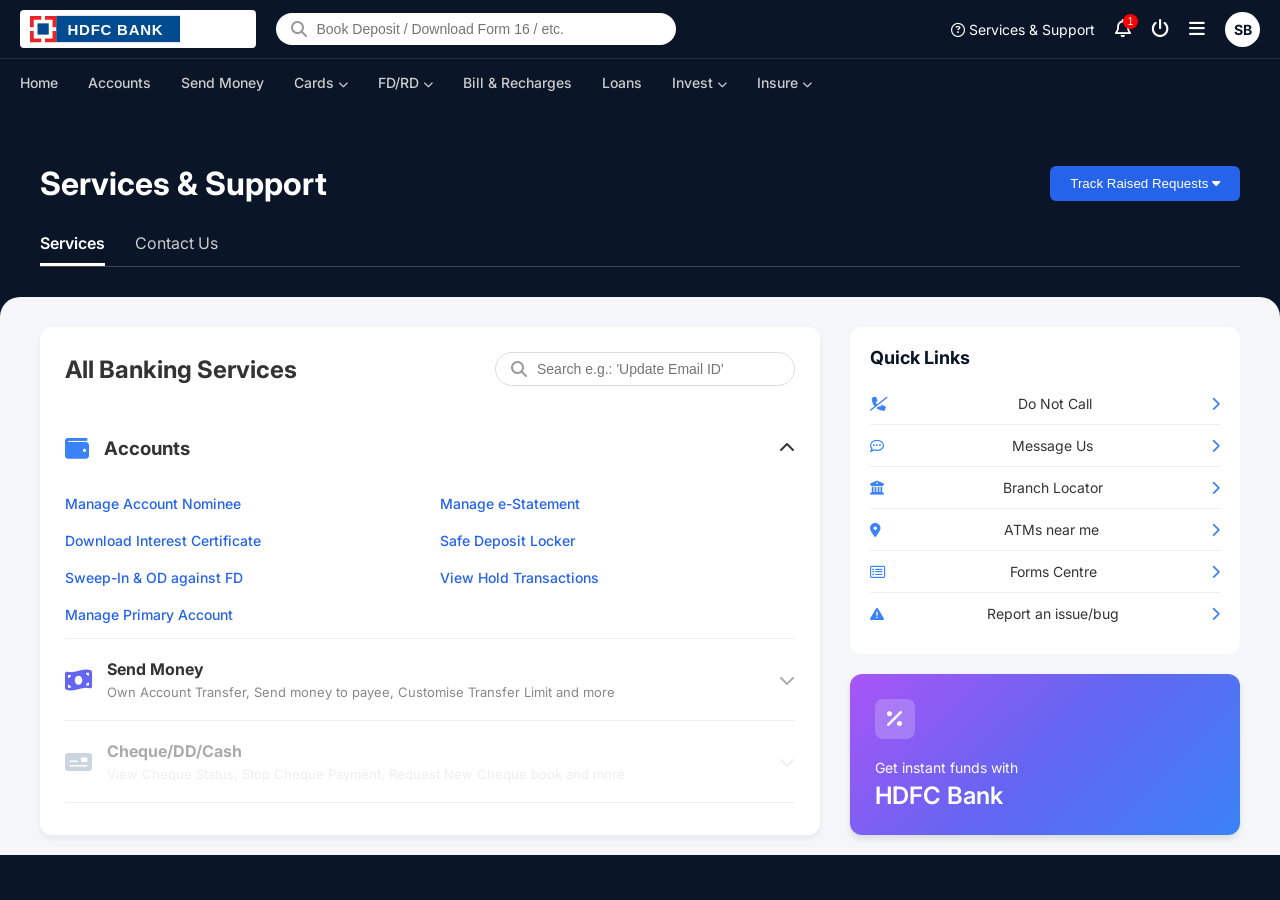
<file: services.html>
<!DOCTYPE html>
<html lang="en">
<head>
    <meta charset="UTF-8">
    <meta name="viewport" content="width=device-width, initial-scale=1.0">
    <title>Services & Support - HDFC NetBanking</title>
    <link rel="stylesheet" href="css/style.css">
    <link href="https://fonts.googleapis.com/css2?family=Inter:wght@300;400;500;600;700&display=swap" rel="stylesheet">
    <link rel="stylesheet" href="https://cdnjs.cloudflare.com/ajax/libs/font-awesome/6.4.0/css/all.min.css">
</head>
<body>

    <!-- Navbar -->
    <nav class="navbar">
        <div class="nav-left">
            <div class="logo">
                <svg width="150" height="28" viewBox="0 0 200 35" xmlns="http://www.w3.org/2000/svg"><rect x="0" y="0" width="35" height="35" fill="#ffffff" /><path d="M 0 0 L 15 0 L 15 5 L 5 5 L 5 15 L 0 15 Z" fill="#ed232a" /><path d="M 35 0 L 20 0 L 20 5 L 30 5 L 30 15 L 35 15 Z" fill="#ed232a" /><path d="M 0 35 L 15 35 L 15 30 L 5 30 L 5 20 L 0 20 Z" fill="#ed232a" /><path d="M 35 35 L 20 35 L 20 30 L 30 30 L 30 20 L 35 20 Z" fill="#ed232a" /><rect x="10" y="10" width="15" height="15" fill="#004b8f" /><rect x="35" y="0" width="165" height="35" fill="#004b8f" /><text x="50" y="25" font-family="Arial, sans-serif" font-size="20" font-weight="900" fill="#ffffff" letter-spacing="1">HDFC BANK</text></svg>
                <span style="color: #fff; font-weight: 300; margin-left: 10px; font-size: 14px;">CLASSIC</span>
            </div>
            <div class="search-bar">
                <i class="fas fa-search"></i>
                <input type="text" placeholder="Book Deposit / Download Form 16 / etc.">
            </div>
        </div>
        <div class="nav-right">
            <a href="services.html"><i class="far fa-question-circle"></i> Services & Support</a>
            <button class="icon-btn"><i class="far fa-bell"></i><span style="background: red; border-radius: 50%; width: 15px; height: 15px; display: inline-block; font-size: 10px; line-height: 15px; text-align: center; position: absolute; margin-left: -8px; margin-top: -5px;">1</span></button>
            <button class="icon-btn"><i class="fas fa-power-off"></i></button>
            <button class="icon-btn"><i class="fas fa-bars"></i></button>
            <div class="avatar">SB</div>
        </div>
    </nav>

    <!-- Subnav -->
    <div class="subnav">
        <a href="index.html">Home</a>
        <a href="#">Accounts</a>
        <a href="send-rtgs.html">Send Money</a>
        <a href="#">Cards <i class="fas fa-chevron-down" style="font-size:10px;"></i></a>
        <a href="#">FD/RD <i class="fas fa-chevron-down" style="font-size:10px;"></i></a>
        <a href="#">Bill & Recharges</a>
        <a href="#">Loans</a>
        <a href="#">Invest <i class="fas fa-chevron-down" style="font-size:10px;"></i></a>
        <a href="#">Insure <i class="fas fa-chevron-down" style="font-size:10px;"></i></a>
    </div>

    <!-- Header Section -->
    <div class="page-header" style="padding: 40px; color: white;">
        <div style="display: flex; justify-content: space-between; align-items: center; max-width: 1400px; margin: 0 auto;">
            <h1>Services & Support</h1>
            <button class="btn-primary" style="background-color: #2563eb;">Track Raised Requests <i class="fas fa-caret-down"></i></button>
        </div>
        <div style="max-width: 1400px; margin: 30px auto 0; display: flex; gap: 30px; border-bottom: 1px solid rgba(255,255,255,0.2);">
            <div style="padding-bottom: 10px; border-bottom: 3px solid white; font-weight: 600;">Services</div>
            <div style="padding-bottom: 10px; color: #ccc;">Contact Us</div>
        </div>
    </div>

    <div class="container" style="background-color: var(--bg-light); border-radius: 20px 20px 0 0; padding-top: 30px; margin-top: -10px;">
        <div class="dashboard-grid">
            
            <div class="main-content" style="background: white; border-radius: 12px; padding: 25px; box-shadow: 0 4px 6px rgba(0,0,0,0.05);">
                
                <div style="display: flex; justify-content: space-between; align-items: center; margin-bottom: 30px;">
                    <h2>All Banking Services</h2>
                    <div class="search-bar" style="border: 1px solid #ddd; width: 300px;">
                        <i class="fas fa-search"></i>
                        <input type="text" placeholder="Search e.g.: 'Update Email ID'">
                    </div>
                </div>

                <!-- Accordion 1 -->
                <div class="accordion">
                    <div class="acc-header" onclick="toggleAcc(this)">
                        <div style="display: flex; align-items: center; gap: 15px;">
                            <i class="fas fa-wallet" style="color: #3b82f6; font-size: 24px;"></i>
                            <h3 style="margin: 0;">Accounts</h3>
                        </div>
                        <i class="fas fa-chevron-up"></i>
                    </div>
                    <div class="acc-content" style="display: block;">
                        <div style="display: grid; grid-template-columns: 1fr 1fr; gap: 20px; padding: 15px 0;">
                            <a href="#" class="service-link">Manage Account Nominee</a>
                            <a href="#" class="service-link">Manage e-Statement</a>
                            <a href="#" class="service-link">Download Interest Certificate</a>
                            <a href="#" class="service-link">Safe Deposit Locker</a>
                            <a href="#" class="service-link">Sweep-In & OD against FD</a>
                            <a href="#" class="service-link">View Hold Transactions</a>
                            <a href="#" class="service-link">Manage Primary Account</a>
                        </div>
                    </div>
                </div>

                <!-- Accordion 2 -->
                <div class="accordion">
                    <div class="acc-header" onclick="toggleAcc(this)">
                        <div style="display: flex; align-items: center; gap: 15px;">
                            <i class="fas fa-money-bill-wave" style="color: #6366f1; font-size: 24px;"></i>
                            <div>
                                <h3 style="margin: 0; font-size: 16px;">Send Money</h3>
                                <p style="margin: 5px 0 0; font-size: 13px; color: #888;">Own Account Transfer, Send money to payee, Customise Transfer Limit and more</p>
                            </div>
                        </div>
                        <i class="fas fa-chevron-down" style="color: #aaa;"></i>
                    </div>
                    <div class="acc-content" style="display: none;">
                        <div style="display: grid; grid-template-columns: 1fr 1fr; gap: 20px; padding: 15px 0;">
                            <a href="send-rtgs.html" class="service-link">RTGS Transfer</a>
                            <a href="send-neft.html" class="service-link">NEFT Transfer</a>
                            <a href="send-imps.html" class="service-link">IMPS Transfer</a>
                        </div>
                    </div>
                </div>

                <!-- Accordion 3 -->
                <div class="accordion">
                    <div class="acc-header" onclick="toggleAcc(this)" style="border-bottom: none;">
                        <div style="display: flex; align-items: center; gap: 15px;">
                            <i class="fas fa-money-check" style="color: #cbd5e1; font-size: 24px;"></i>
                            <div>
                                <h3 style="margin: 0; font-size: 16px; color: #aaa;">Cheque/DD/Cash</h3>
                                <p style="margin: 5px 0 0; font-size: 13px; color: #eee;">View Cheque Status, Stop Cheque Payment, Request New Cheque book and more</p>
                            </div>
                        </div>
                        <i class="fas fa-chevron-down" style="color: #eee;"></i>
                    </div>
                    <div class="acc-content" style="display: none;">
                    </div>
                </div>

            </div>

            <div class="sidebar">
                <div class="sidebar-panel">
                    <h3>Quick Links</h3>
                    <ul class="fav-links">
                        <li><a href="#"><i class="fas fa-phone-slash icon-left" style="color: #3b82f6;"></i> Do Not Call <i class="fas fa-chevron-right icon-right" style="color: #3b82f6;"></i></a></li>
                        <li><a href="#"><i class="far fa-comment-dots icon-left" style="color: #3b82f6;"></i> Message Us <i class="fas fa-chevron-right icon-right" style="color: #3b82f6;"></i></a></li>
                        <li><a href="#"><i class="fas fa-university icon-left" style="color: #3b82f6;"></i> Branch Locator <i class="fas fa-chevron-right icon-right" style="color: #3b82f6;"></i></a></li>
                        <li><a href="#"><i class="fas fa-map-marker-alt icon-left" style="color: #3b82f6;"></i> ATMs near me <i class="fas fa-chevron-right icon-right" style="color: #3b82f6;"></i></a></li>
                        <li><a href="#"><i class="far fa-list-alt icon-left" style="color: #3b82f6;"></i> Forms Centre <i class="fas fa-chevron-right icon-right" style="color: #3b82f6;"></i></a></li>
                        <li><a href="#"><i class="fas fa-exclamation-triangle icon-left" style="color: #3b82f6;"></i> Report an issue/bug <i class="fas fa-chevron-right icon-right" style="color: #3b82f6;"></i></a></li>
                    </ul>
                </div>

                <div class="promo-card" style="margin-top: 20px; background: linear-gradient(135deg, #a855f7, #6366f1, #3b82f6); border-radius: 12px; padding: 25px; color: white; box-shadow: 0 4px 6px rgba(0,0,0,0.1);">
                    <div style="background: rgba(255,255,255,0.2); width: 40px; height: 40px; border-radius: 8px; display: flex; align-items: center; justify-content: center; font-size: 20px; margin-bottom: 20px;">
                        <i class="fas fa-percent"></i>
                    </div>
                    <p style="margin-bottom: 5px; font-size: 14px;">Get instant funds with</p>
                    <h2 style="font-size: 24px; font-weight: 600;">HDFC Bank</h2>
                </div>
            </div>

        </div>
    </div>

    <script>
        function toggleAcc(el) {
            const content = el.nextElementSibling;
            const icon = el.querySelector('.fa-chevron-down, .fa-chevron-up');
            if (content.style.display === 'block') {
                content.style.display = 'none';
                icon.classList.remove('fa-chevron-up');
                icon.classList.add('fa-chevron-down');
            } else {
                content.style.display = 'block';
                icon.classList.remove('fa-chevron-down');
                icon.classList.add('fa-chevron-up');
            }
        }
    </script>
</body>
</html>
</file>
<file: css/style.css>
:root {
  --primary-navy: #0a1628;
  --secondary-navy: #152b4d;
  --hdfc-red: #e31837;
  --accent-purple: #4a3fb5;
  --card-bg: #ffffff;
  --text-main: #333333;
  --text-muted: #666666;
  --bg-light: #f4f6f9;
  --theme-banner: #fdbb2d;
  --success-green: #28a745;
  
  --font-family: 'Inter', sans-serif;
}

* {
  margin: 0;
  padding: 0;
  box-sizing: border-box;
}

body {
  font-family: var(--font-family);
  background-color: var(--primary-navy);
  color: var(--text-main);
  -webkit-font-smoothing: antialiased;
}

/* Navbar */
.navbar {
  display: flex;
  justify-content: space-between;
  align-items: center;
  padding: 10px 20px;
  background-color: var(--primary-navy);
  color: white;
  border-bottom: 1px solid rgba(255, 255, 255, 0.1);
}

.nav-left {
  display: flex;
  align-items: center;
  gap: 20px;
}

.logo {
  background: white;
  padding: 5px 10px;
  border-radius: 4px;
  display: flex;
  align-items: center;
  font-weight: bold;
  color: var(--hdfc-red);
  letter-spacing: -0.5px;
}

.search-bar {
  background: white;
  border-radius: 20px;
  padding: 8px 15px;
  display: flex;
  align-items: center;
  width: 400px;
}

.search-bar input {
  border: none;
  outline: none;
  width: 100%;
  margin-left: 10px;
  font-size: 14px;
}

.search-bar i {
  color: #999;
}

.nav-right {
  display: flex;
  align-items: center;
  gap: 20px;
  font-size: 14px;
}

.nav-right a {
  color: white;
  text-decoration: none;
}

.icon-btn {
  background: none;
  border: none;
  color: white;
  font-size: 18px;
  cursor: pointer;
}

.avatar {
  background: white;
  color: var(--primary-navy);
  width: 35px;
  height: 35px;
  border-radius: 50%;
  display: flex;
  align-items: center;
  justify-content: center;
  font-weight: bold;
}

/* Subnav */
.subnav {
  display: flex;
  gap: 30px;
  padding: 15px 20px;
  background-color: var(--primary-navy);
  color: white;
  font-size: 14px;
}

.subnav a {
  color: #ccc;
  text-decoration: none;
  font-weight: 500;
  padding-bottom: 15px;
  border-bottom: 3px solid transparent;
}

.subnav a.active, .subnav a:hover {
  color: white;
  border-bottom-color: white;
}

/* Main Layout */
.container {
  padding: 20px 40px;
  max-width: 1400px;
  margin: 0 auto;
}

/* Theme Banner */
.theme-banner {
  background-color: var(--theme-banner);
  padding: 15px 20px;
  border-radius: 8px;
  display: flex;
  justify-content: space-between;
  align-items: center;
  margin-bottom: 20px;
  box-shadow: 0 4px 6px rgba(0,0,0,0.1);
}

.theme-banner h4 {
  margin-bottom: 5px;
  color: #333;
}

.theme-banner p {
  font-size: 13px;
  color: #444;
}

.btn-primary {
  background-color: var(--accent-purple);
  color: white;
  border: none;
  padding: 10px 20px;
  border-radius: 6px;
  cursor: pointer;
  font-weight: 500;
  transition: all 0.2s ease;
}

.btn-primary:hover {
  filter: brightness(1.1);
  transform: translateY(-1px);
}

/* Layout Grid */
.dashboard-grid {
  display: grid;
  grid-template-columns: 2fr 1fr;
  gap: 30px;
}

/* Account Section */
.account-tabs {
  display: flex;
  gap: 15px;
  margin-bottom: 20px;
}

.tab-pill {
  background: var(--secondary-navy);
  color: white;
  border: 1px solid rgba(255,255,255,0.2);
  padding: 12px 20px;
  border-radius: 20px;
  display: flex;
  align-items: center;
  gap: 10px;
  cursor: pointer;
  font-size: 14px;
}

.tab-pill.active {
  background: rgba(255,255,255,0.1);
  border-color: var(--accent-purple);
}

.tab-pill-small {
  padding: 8px 15px;
  background: none;
  border: 1px solid rgba(255,255,255,0.2);
  color: #ccc;
  border-radius: 20px;
  cursor: pointer;
  font-size: 13px;
}

.balance-toggle-sec {
  display: flex;
  align-items: center;
  gap: 10px;
  color: white;
  font-size: 14px;
  margin-bottom: 15px;
}

/* Toggle Switch */
.switch {
  position: relative;
  display: inline-block;
  width: 40px;
  height: 20px;
}

.switch input { 
  opacity: 0;
  width: 0;
  height: 0;
}

.slider {
  position: absolute;
  cursor: pointer;
  top: 0; left: 0; right: 0; bottom: 0;
  background-color: #ccc;
  transition: .4s;
  border-radius: 34px;
}

.slider:before {
  position: absolute;
  content: "";
  height: 16px;
  width: 16px;
  left: 2px;
  bottom: 2px;
  background-color: white;
  transition: .4s;
  border-radius: 50%;
}

input:checked + .slider {
  background-color: #2196F3;
}

input:checked + .slider:before {
  transform: translateX(20px);
}

/* Cards Row */
.cards-row {
  display: grid;
  grid-template-columns: 1fr 1fr 1fr;
  gap: 15px;
}

.card {
  background: white;
  border-radius: 12px;
  padding: 20px;
  box-shadow: 0 8px 16px rgba(0,0,0,0.1);
  position: relative;
  overflow: hidden;
}

.card-purple {
  background: linear-gradient(135deg, #7c3aed, #4f46e5);
  color: white;
}

.card-purple p {
  color: rgba(255,255,255,0.9);
  margin: 15px 0;
  font-weight: 500;
  font-size: 16px;
  line-height: 1.4;
}

.card-purple .btn-white {
  background: white;
  color: var(--accent-purple);
  border: none;
  padding: 8px 15px;
  border-radius: 6px;
  font-weight: 600;
  cursor: pointer;
  width: 100%;
}

.acc-card p {
  font-size: 12px;
  color: var(--text-muted);
  margin-bottom: 5px;
}

.acc-card h3 {
  font-size: 22px;
  margin-bottom: 15px;
  letter-spacing: 1px;
}

.btn-full {
  width: 100%;
  padding: 10px;
  background: #2563eb;
  color: white;
  border: none;
  border-radius: 6px;
  cursor: pointer;
  font-weight: 500;
}

.arrow-link {
  position: absolute;
  top: 15px;
  right: 15px;
  color: #666;
}

.card-purple .arrow-link {
  color: white;
}

/* Sidebar */
.sidebar-panel {
  background: white;
  border-radius: 12px;
  padding: 20px;
}

.sidebar-panel h3 {
  font-size: 18px;
  margin-bottom: 15px;
  color: var(--primary-navy);
}

.fav-links {
  list-style: none;
}

.fav-links li {
  padding: 12px 0;
  border-bottom: 1px solid #eee;
}

.fav-links li:last-child {
  border-bottom: none;
}

.fav-links a {
  text-decoration: none;
  color: var(--text-main);
  display: flex;
  align-items: center;
  justify-content: space-between;
  font-size: 14px;
}

.fav-links a i.icon-left {
  color: var(--accent-purple);
  margin-right: 10px;
}

.fav-links a i.icon-right {
  color: #999;
}

.add-links {
  display: block;
  text-align: center;
  margin-top: 15px;
  color: var(--accent-purple);
  text-decoration: none;
  font-weight: 500;
  font-size: 14px;
}

/* Offers Pill */
.offers-pill {
  background: linear-gradient(to right, #bce6fd, #e0f2fe);
  color: #0369a1;
  padding: 10px 20px;
  border-radius: 30px;
  display: flex;
  align-items: center;
  gap: 10px;
  font-weight: 600;
  font-size: 14px;
  cursor: pointer;
  margin-bottom: 20px;
  float: right;
  box-shadow: 0 4px 6px rgba(0,0,0,0.1);
}

.clear {
  clear: both;
}

/* Bottom section */
.bottom-section {
  background: white;
  border-radius: 12px;
  padding: 20px;
  margin-top: 30px;
}

/* Forms */
.form-group {
  margin-bottom: 15px;
}
.form-group label {
  display: block;
  margin-bottom: 5px;
  font-size: 14px;
  color: var(--text-muted);
}
.form-control {
  width: 100%;
  padding: 10px;
  border: 1px solid #ccc;
  border-radius: 6px;
  font-size: 14px;
}
.form-control:focus {
  border-color: var(--accent-purple);
  outline: none;
}
/* Additional styles to append to style.css */

.accordion {
    border-bottom: 1px solid #eee;
}

.acc-header {
    display: flex;
    justify-content: space-between;
    align-items: center;
    padding: 20px 0;
    cursor: pointer;
}

.service-link {
    color: #2563eb;
    text-decoration: none;
    font-size: 14px;
    font-weight: 500;
}

.service-link:hover {
    text-decoration: underline;
}

/* Loading overlay for payments */
.loading-overlay {
    display: none; position: fixed; top: 0; left: 0; width: 100%; height: 100%;
    background: rgba(255,255,255,0.9); justify-content: center; align-items: center; z-index: 2000; flex-direction: column;
}
.spinner {
    border: 4px solid #f3f3f3; border-top: 4px solid #004b8f; border-radius: 50%;
    width: 40px; height: 40px; animation: spin 1s linear infinite; margin-bottom: 15px;
}
@keyframes spin { 0% { transform: rotate(0deg); } 100% { transform: rotate(360deg); } }


/* Modal Styles */
.modal { display: none; position: fixed; top: 0; left: 0; width: 100%; height: 100%; background: rgba(0,0,0,0.5); justify-content: center; align-items: center; z-index: 1000; }
.modal-content { background: white; padding: 30px; border-radius: 12px; width: 400px; text-align: center; }
.success-icon { color: #10b981; font-size: 50px; margin-bottom: 15px; }
.btn-secondary { background: #e5e7eb; color: #374151; border: none; padding: 10px 20px; border-radius: 6px; cursor: pointer; font-weight: 500; margin-top: 15px; }
</file>
